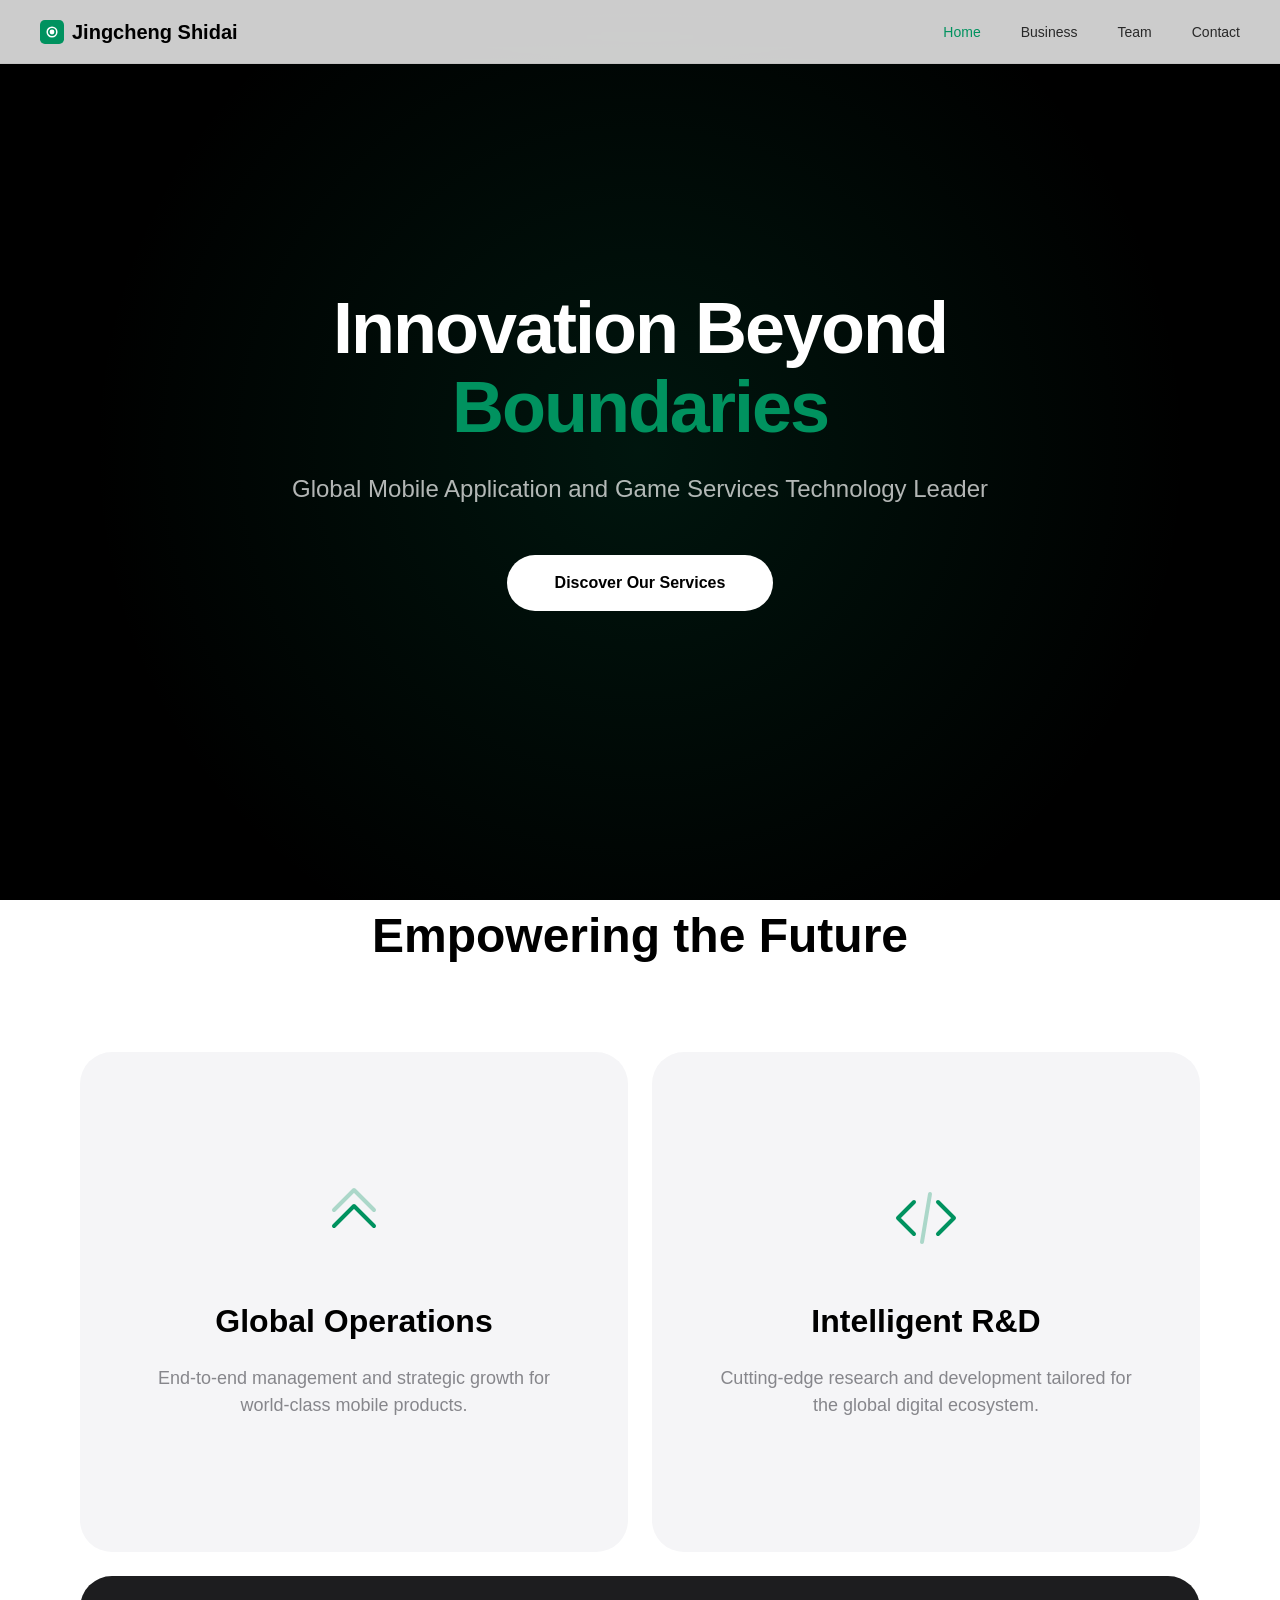
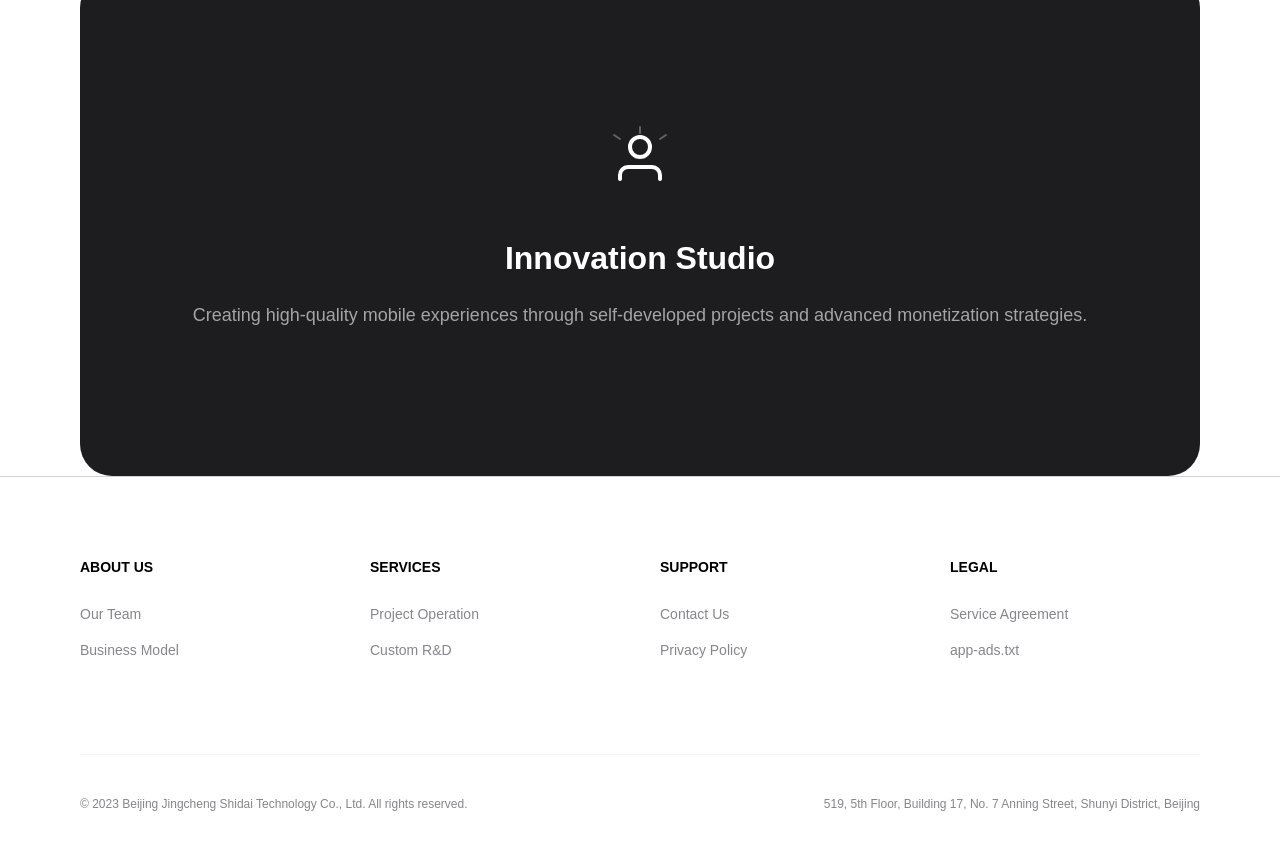
<file: index.html>
<!DOCTYPE html>
<html lang="en">
<head>
    <meta charset="UTF-8">
    <meta name="viewport" content="width=device-width, initial-scale=1.0">
    <title>Beijing Jingcheng Shidai Technology Co., Ltd. | Global Tech Innovation</title>
    <meta name="description" content="A world-class technology team specializing in mobile app development, game operation, and global publishing. Experts from Sony, Amazon, and Tencent.">
    <meta name="keywords" content="Jingcheng Shidai, Mobile App Development, Game Operation, Global Publishing, App Monetization, jc-era">
    <link rel="stylesheet" href="css/style.css">
    <script type="application/ld+json">
    {
      "@context": "https://schema.org",
      "@type": "Organization",
      "name": "Beijing Jingcheng Shidai Technology Co., Ltd.",
      "url": "http://jc-era.com",
      "logo": "http://jc-era.com/svg/logo.svg",
      "contactPoint": [
        {
          "@type": "ContactPoint",
          "email": "zhangjinghan@jc-era.com",
          "contactType": "Business Cooperation"
        },
        {
          "@type": "ContactPoint",
          "email": "support@jc-era.com",
          "contactType": "Technical Support"
        }
      ]
    }
    </script>
</head>
<body>
    <header>
        <div class="nav-container">
            <div class="logo">
                <a href="index.html">
                    <img src="svg/logo.svg" alt="Jingcheng Shidai Logo">
                    <span>Jingcheng Shidai</span>
                </a>
            </div>
            <ul class="nav-links">
                <li><a href="index.html" class="active">Home</a></li>
                <li><a href="business.html">Business</a></li>
                <li><a href="team.html">Team</a></li>
                <li><a href="contact.html">Contact</a></li>
            </ul>
        </div>
    </header>

    <main>
        <section class="hero">
            <div class="hero-content">
                <h1>Innovation Beyond <br><span style="color:var(--oppo-green)">Boundaries</span></h1>
                <p>Global Mobile Application and Game Services Technology Leader</p>
                <a href="business.html" class="btn-premium">Discover Our Services</a>
            </div>
        </section>

        <section class="section container">
            <h2 class="section-title">Empowering the Future</h2>
            <div class="grid-layout">
                <article class="feature-card">
                    <div class="icon-box"><img src="svg/operation.svg" alt="Operation Icon"></div>
                    <h3>Global Operations</h3>
                    <p>End-to-end management and strategic growth for world-class mobile products.</p>
                </article>
                <article class="feature-card">
                    <div class="icon-box"><img src="svg/development.svg" alt="R&D Icon"></div>
                    <h3>Intelligent R&D</h3>
                    <p>Cutting-edge research and development tailored for the global digital ecosystem.</p>
                </article>
                <article class="feature-card full-width" style="background-color: var(--tech-grey-dark); color: var(--white);">
                    <div class="icon-box"><img src="svg/self-run.svg" alt="Self-run Icon" style="filter: brightness(0) invert(1);"></div>
                    <h3>Innovation Studio</h3>
                    <p style="color: rgba(255,255,255,0.6);">Creating high-quality mobile experiences through self-developed projects and advanced monetization strategies.</p>
                </article>
            </div>
        </section>
    </main>

    <footer>
        <div class="container">
            <div class="footer-grid">
                <div class="footer-col">
                    <h4>About Us</h4>
                    <ul>
                        <li><a href="team.html">Our Team</a></li>
                        <li><a href="business.html">Business Model</a></li>
                    </ul>
                </div>
                <div class="footer-col">
                    <h4>Services</h4>
                    <ul>
                        <li><a href="business.html">Project Operation</a></li>
                        <li><a href="business.html">Custom R&D</a></li>
                    </ul>
                </div>
                <div class="footer-col">
                    <h4>Support</h4>
                    <ul>
                        <li><a href="contact.html">Contact Us</a></li>
                        <li><a href="privacy.html">Privacy Policy</a></li>
                    </ul>
                </div>
                <div class="footer-col">
                    <h4>Legal</h4>
                    <ul>
                        <li><a href="terms.html">Service Agreement</a></li>
                        <li><a href="app-ads.txt">app-ads.txt</a></li>
                    </ul>
                </div>
            </div>
            <div class="footer-bottom">
                <p>&copy; 2023 Beijing Jingcheng Shidai Technology Co., Ltd. All rights reserved.</p>
                <p>519, 5th Floor, Building 17, No. 7 Anning Street, Shunyi District, Beijing</p>
            </div>
        </div>
    </footer>
    <script src="js/main.js"></script>
</body>
</html>
</file>
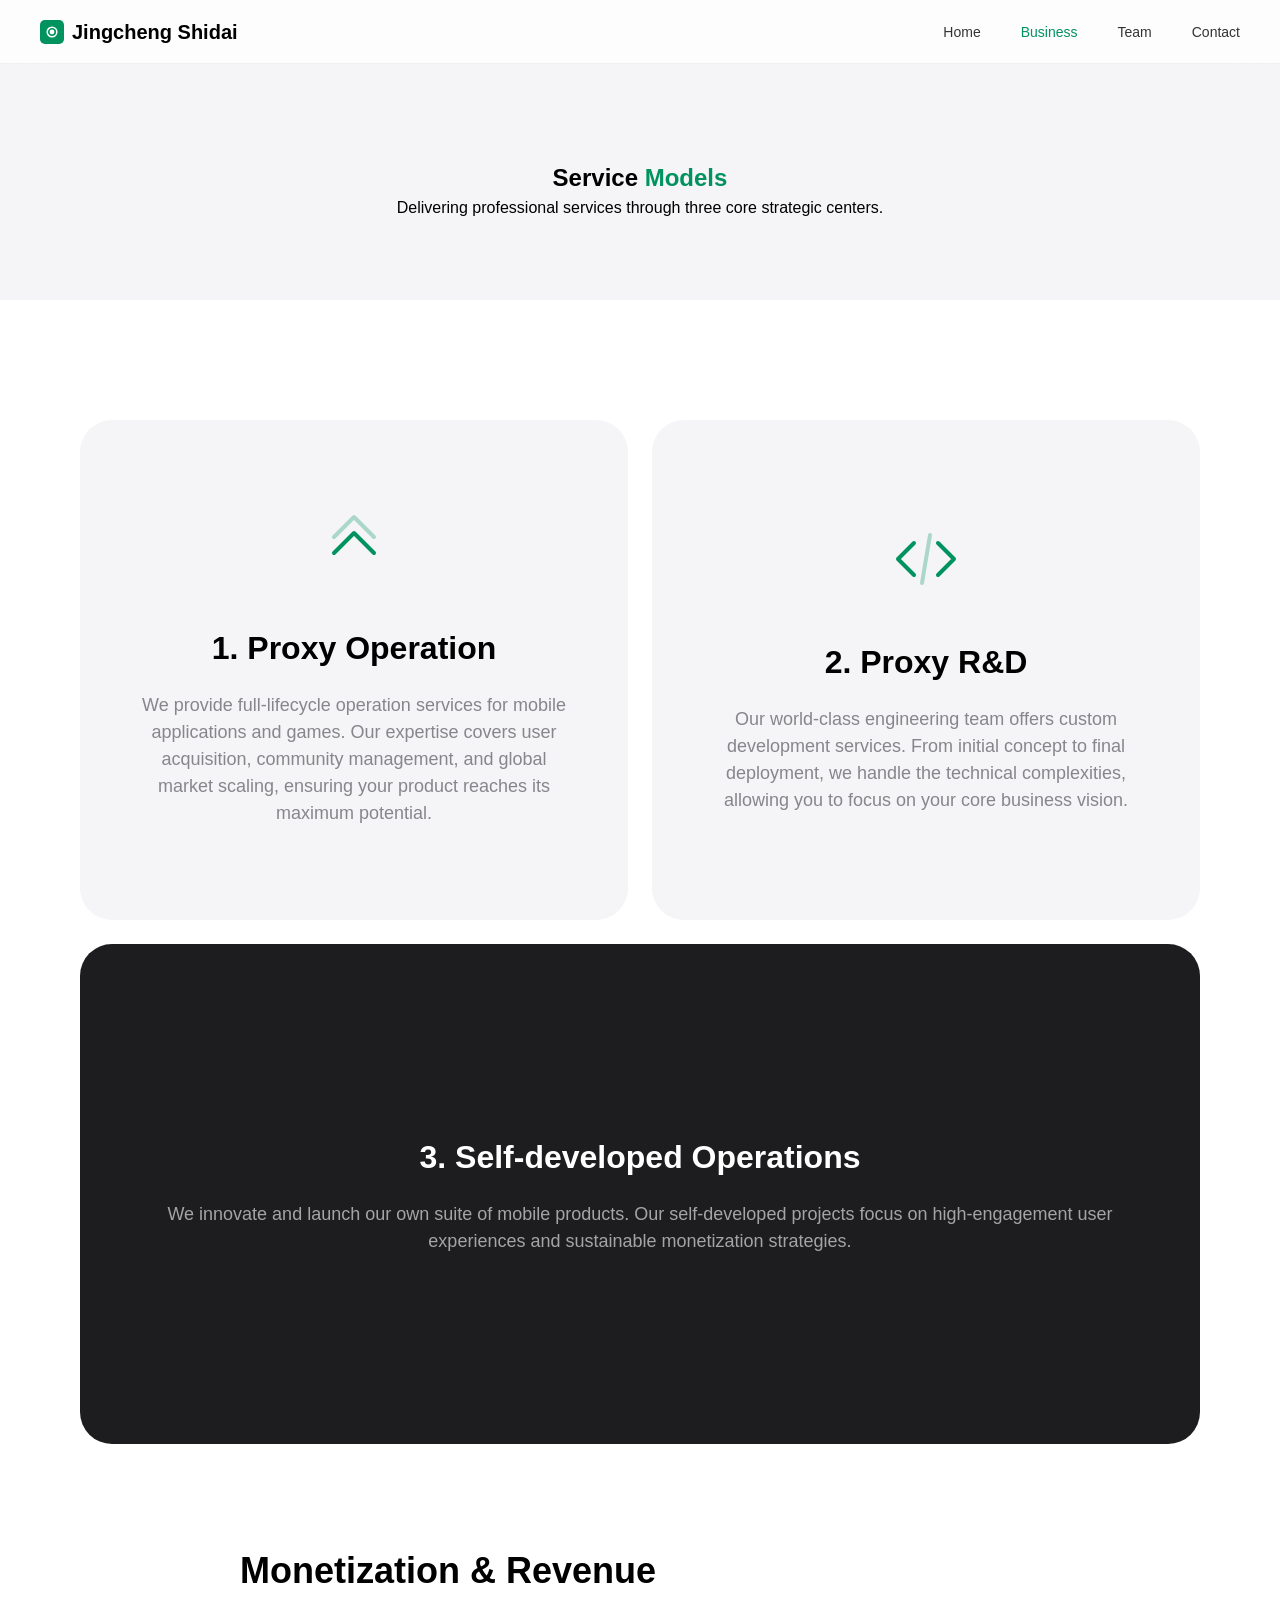
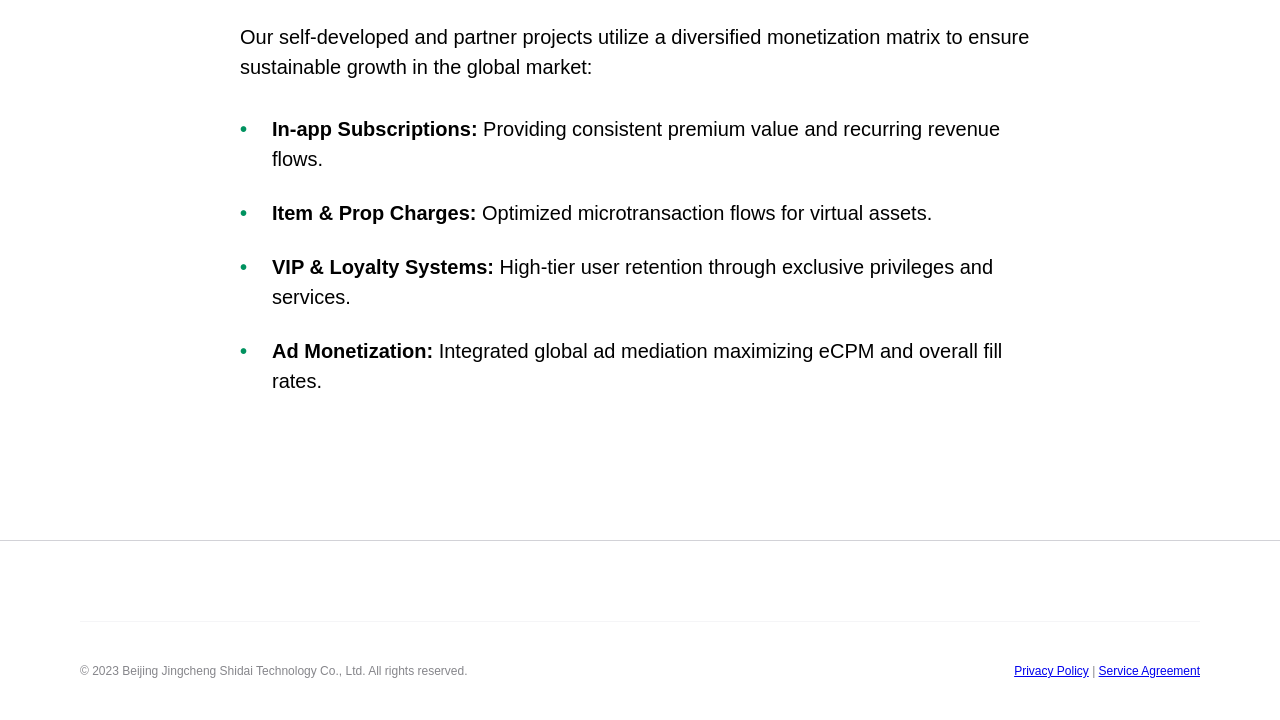
<file: business.html>
<!DOCTYPE html>
<html lang="en">
<head>
    <meta charset="UTF-8">
    <meta name="viewport" content="width=device-width, initial-scale=1.0">
    <title>Business | Beijing Jingcheng Shidai Technology Co., Ltd.</title>
    <meta name="description" content="Explore our global mobile app and game service models: Proxy Operation, Proxy R&D, and Self-developed Operations.">
    <link rel="stylesheet" href="css/style.css">
</head>
<body>
    <header>
        <div class="nav-container">
            <div class="logo">
                <a href="index.html">
                    <img src="svg/logo.svg" alt="Jingcheng Shidai Logo">
                    <span>Jingcheng Shidai</span>
                </a>
            </div>
            <ul class="nav-links">
                <li><a href="index.html">Home</a></li>
                <li><a href="business.html" class="active">Business</a></li>
                <li><a href="team.html">Team</a></li>
                <li><a href="contact.html">Contact</a></li>
            </ul>
        </div>
    </header>

    <main>
        <section class="page-header">
            <div class="container">
                <h1>Service <span style="color:var(--oppo-green)">Models</span></h1>
                <p>Delivering professional services through three core strategic centers.</p>
            </div>
        </section>

        <section class="section">
            <div class="container">
                <div class="grid-layout">
                    <div class="feature-card">
                        <div class="icon-box"><img src="svg/operation.svg" alt="Operation Icon"></div>
                        <h3>1. Proxy Operation</h3>
                        <p>We provide full-lifecycle operation services for mobile applications and games. Our expertise covers user acquisition, community management, and global market scaling, ensuring your product reaches its maximum potential.</p>
                    </div>
                    <div class="feature-card">
                        <div class="icon-box"><img src="svg/development.svg" alt="R&D Icon"></div>
                        <h3>2. Proxy R&D</h3>
                        <p>Our world-class engineering team offers custom development services. From initial concept to final deployment, we handle the technical complexities, allowing you to focus on your core business vision.</p>
                    </div>
                    <div class="feature-card full-width" style="background-color: var(--tech-grey-dark); color: var(--white);">
                        <h3>3. Self-developed Operations</h3>
                        <p style="color: rgba(255,255,255,0.6);">We innovate and launch our own suite of mobile products. Our self-developed projects focus on high-engagement user experiences and sustainable monetization strategies.</p>
                    </div>
                </div>

                <div class="prose" style="margin-top: 100px;">
                    <h2>Monetization & Revenue</h2>
                    <p>Our self-developed and partner projects utilize a diversified monetization matrix to ensure sustainable growth in the global market:</p>
                    <ul style="list-style: none; padding: 0;">
                        <li style="margin-bottom: 24px; padding-left: 32px; position: relative;">
                            <span style="position: absolute; left: 0; color: var(--oppo-green); font-weight: bold;">•</span>
                            <strong>In-app Subscriptions:</strong> Providing consistent premium value and recurring revenue flows.
                        </li>
                        <li style="margin-bottom: 24px; padding-left: 32px; position: relative;">
                            <span style="position: absolute; left: 0; color: var(--oppo-green); font-weight: bold;">•</span>
                            <strong>Item & Prop Charges:</strong> Optimized microtransaction flows for virtual assets.
                        </li>
                        <li style="margin-bottom: 24px; padding-left: 32px; position: relative;">
                            <span style="position: absolute; left: 0; color: var(--oppo-green); font-weight: bold;">•</span>
                            <strong>VIP & Loyalty Systems:</strong> High-tier user retention through exclusive privileges and services.
                        </li>
                        <li style="margin-bottom: 24px; padding-left: 32px; position: relative;">
                            <span style="position: absolute; left: 0; color: var(--oppo-green); font-weight: bold;">•</span>
                            <strong>Ad Monetization:</strong> Integrated global ad mediation maximizing eCPM and overall fill rates.
                        </li>
                    </ul>
                </div>
            </div>
        </section>
    </main>

    <footer>
        <div class="container">
            <div class="footer-bottom">
                <p>&copy; 2023 Beijing Jingcheng Shidai Technology Co., Ltd. All rights reserved.</p>
                <p><a href="privacy.html">Privacy Policy</a> | <a href="terms.html">Service Agreement</a></p>
            </div>
        </div>
    </footer>
</body>
</html>
</file>
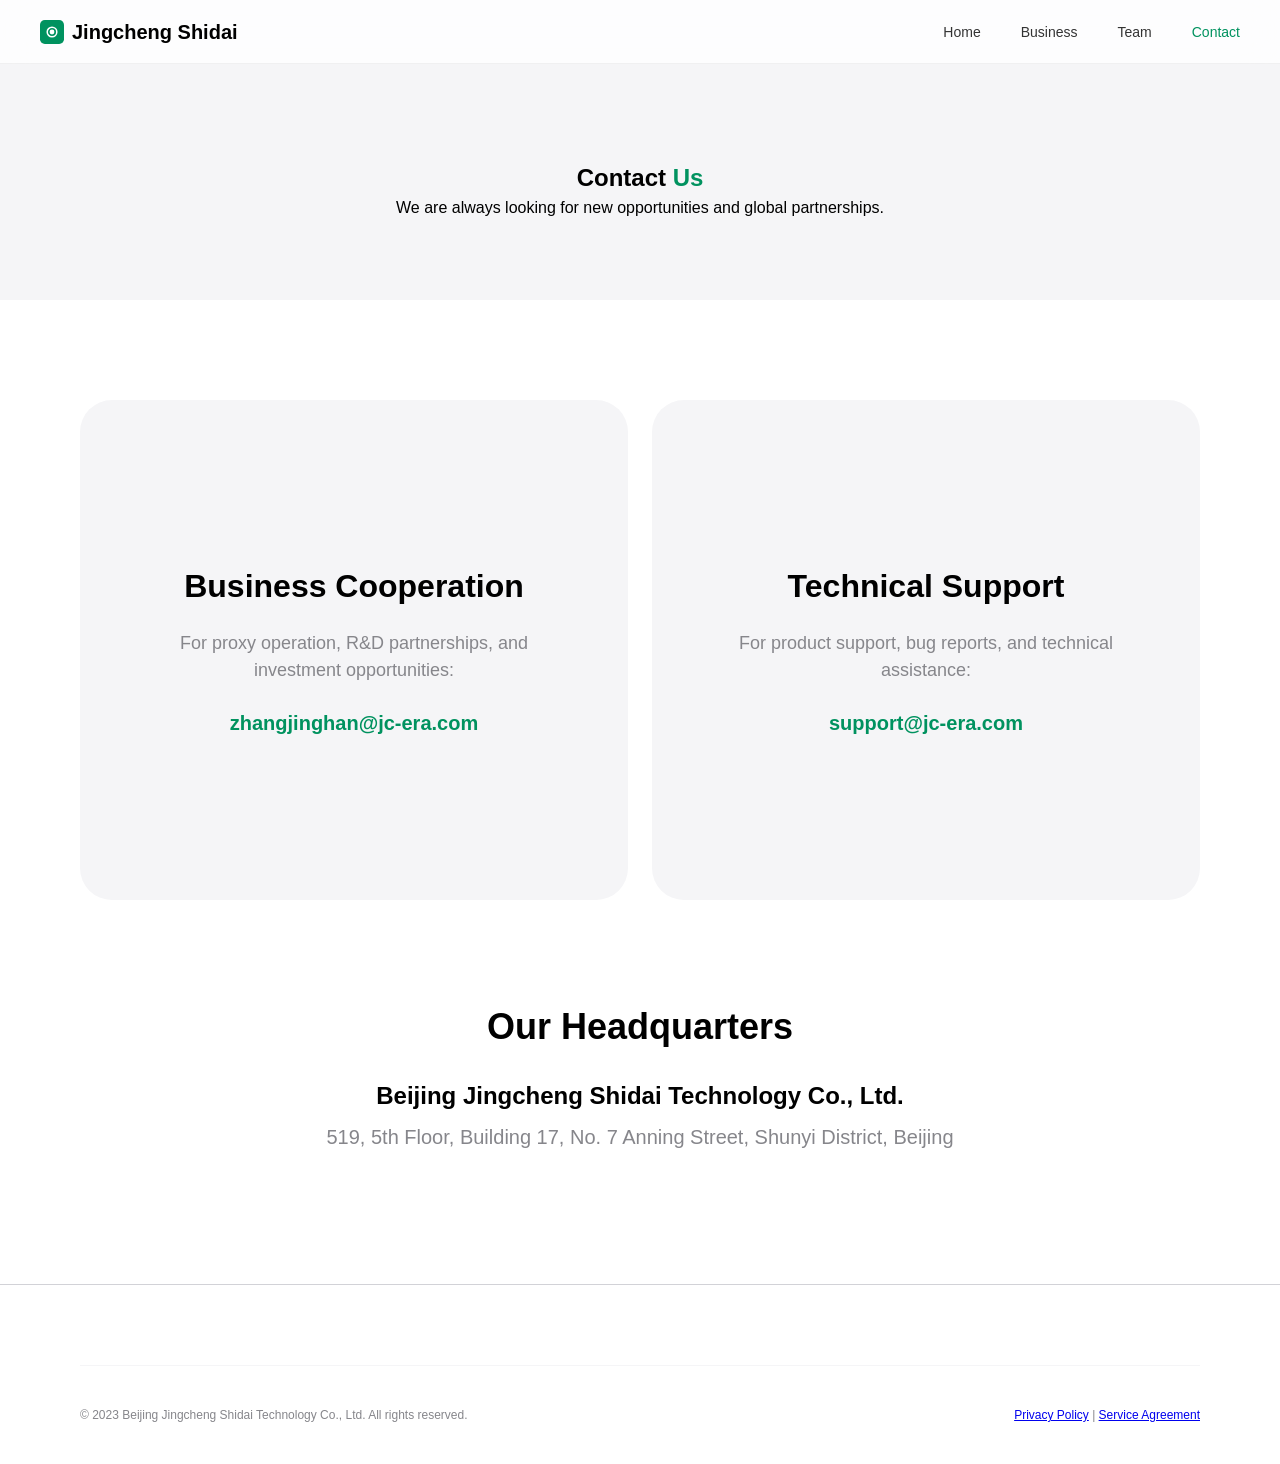
<file: contact.html>
<!DOCTYPE html>
<html lang="en">
<head>
    <meta charset="UTF-8">
    <meta name="viewport" content="width=device-width, initial-scale=1.0">
    <title>Contact Us | Beijing Jingcheng Shidai Technology Co., Ltd.</title>
    <meta name="description" content="Get in touch with Beijing Jingcheng Shidai for business inquiries and technical support.">
    <link rel="stylesheet" href="css/style.css">
</head>
<body>
    <header>
        <div class="nav-container">
            <div class="logo">
                <a href="index.html">
                    <img src="svg/logo.svg" alt="Jingcheng Shidai Logo">
                    <span>Jingcheng Shidai</span>
                </a>
            </div>
            <ul class="nav-links">
                <li><a href="index.html">Home</a></li>
                <li><a href="business.html">Business</a></li>
                <li><a href="team.html">Team</a></li>
                <li><a href="contact.html" class="active">Contact</a></li>
            </ul>
        </div>
    </header>

    <main>
        <section class="page-header">
            <div class="container">
                <h1>Contact <span style="color:var(--oppo-green)">Us</span></h1>
                <p>We are always looking for new opportunities and global partnerships.</p>
            </div>
        </section>

        <section class="content-body">
            <div class="container">
                <div class="grid-layout">
                    <div class="feature-card">
                        <h3>Business Cooperation</h3>
                        <p style="margin-bottom: 24px;">For proxy operation, R&D partnerships, and investment opportunities:</p>
                        <p><strong><a href="mailto:zhangjinghan@jc-era.com" style="color: var(--oppo-green); text-decoration: none; font-size: 20px;">zhangjinghan@jc-era.com</a></strong></p>
                    </div>
                    <div class="feature-card">
                        <h3>Technical Support</h3>
                        <p style="margin-bottom: 24px;">For product support, bug reports, and technical assistance:</p>
                        <p><strong><a href="mailto:support@jc-era.com" style="color: var(--oppo-green); text-decoration: none; font-size: 20px;">support@jc-era.com</a></strong></p>
                    </div>
                </div>

                <div class="prose" style="margin-top: 100px; text-align: center;">
                    <h2>Our Headquarters</h2>
                    <p style="font-size: 24px; font-weight: 600; margin-bottom: 8px;">Beijing Jingcheng Shidai Technology Co., Ltd.</p>
                    <p style="color: var(--tech-grey-medium);">519, 5th Floor, Building 17, No. 7 Anning Street, Shunyi District, Beijing</p>
                </div>
            </div>
        </section>
    </main>

    <footer>
        <div class="container">
            <div class="footer-bottom">
                <p>&copy; 2023 Beijing Jingcheng Shidai Technology Co., Ltd. All rights reserved.</p>
                <p><a href="privacy.html">Privacy Policy</a> | <a href="terms.html">Service Agreement</a></p>
            </div>
        </div>
    </footer>
</body>
</html>
</file>
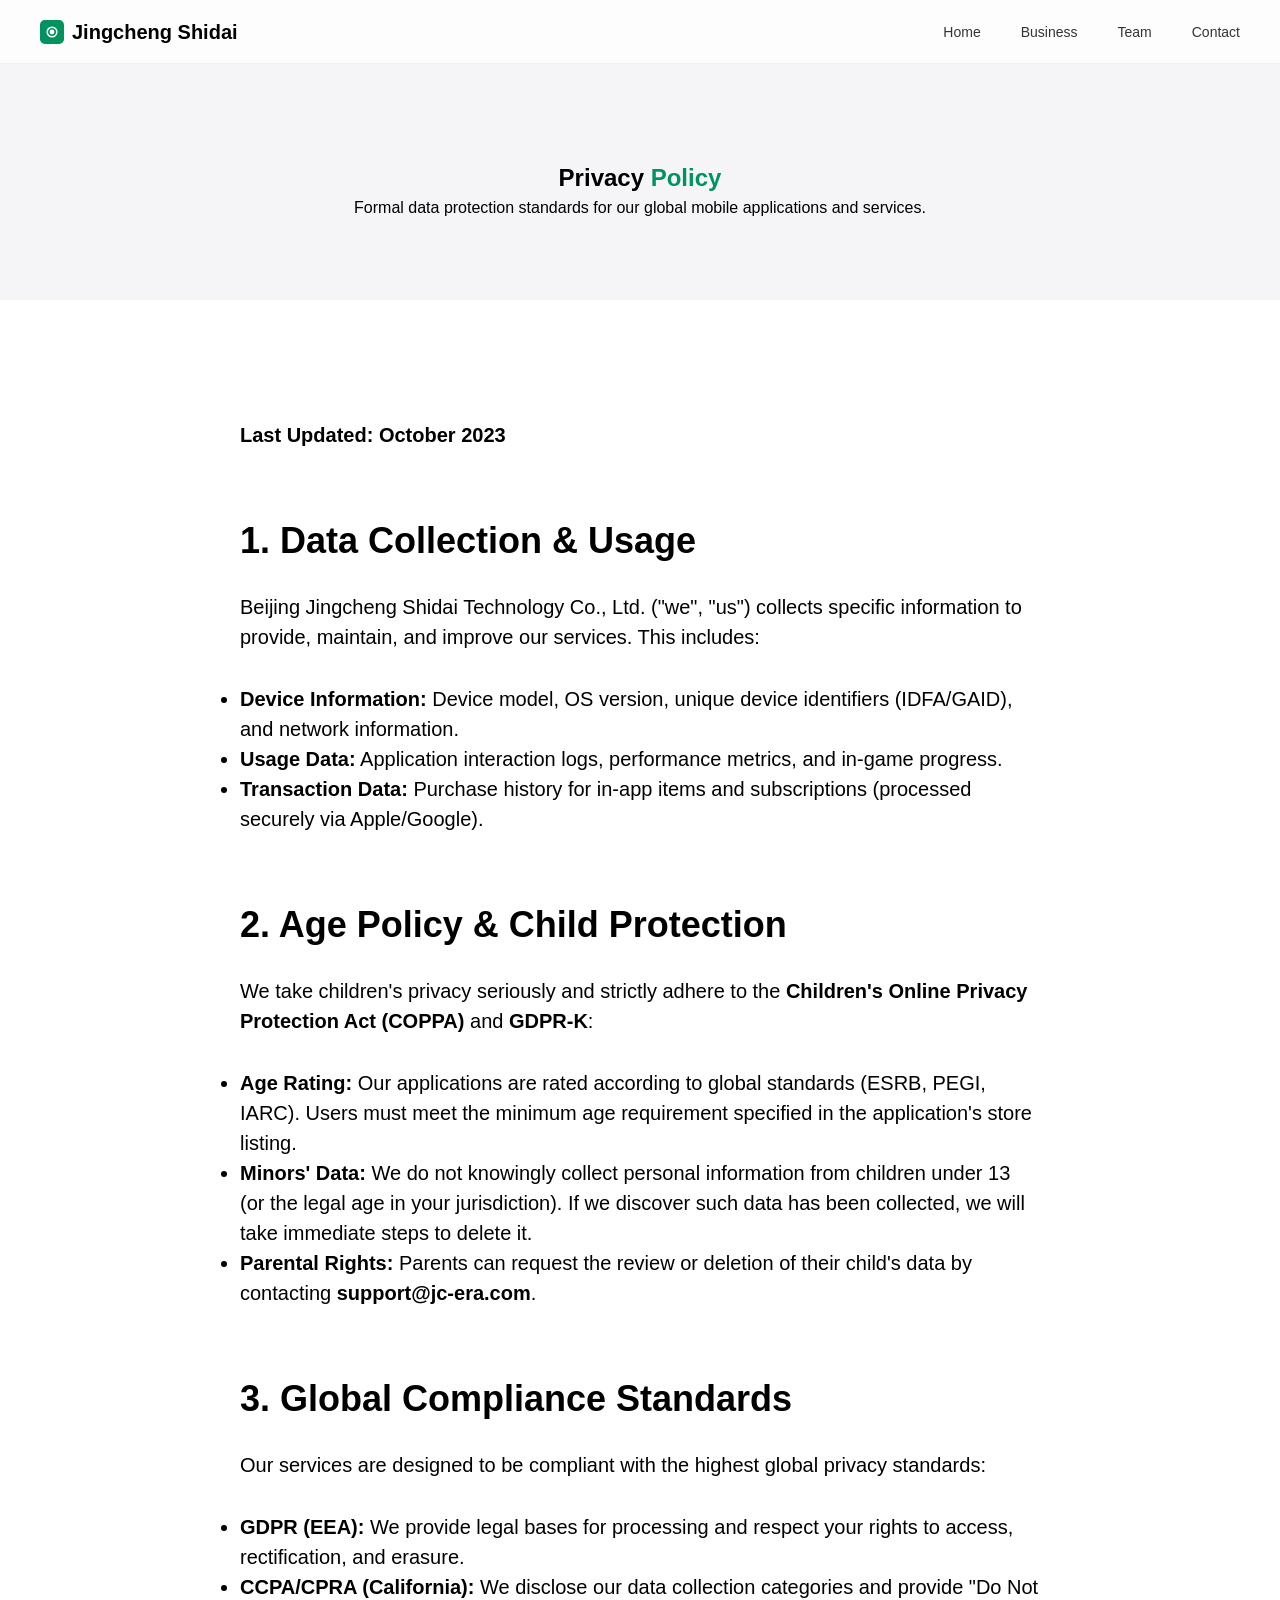
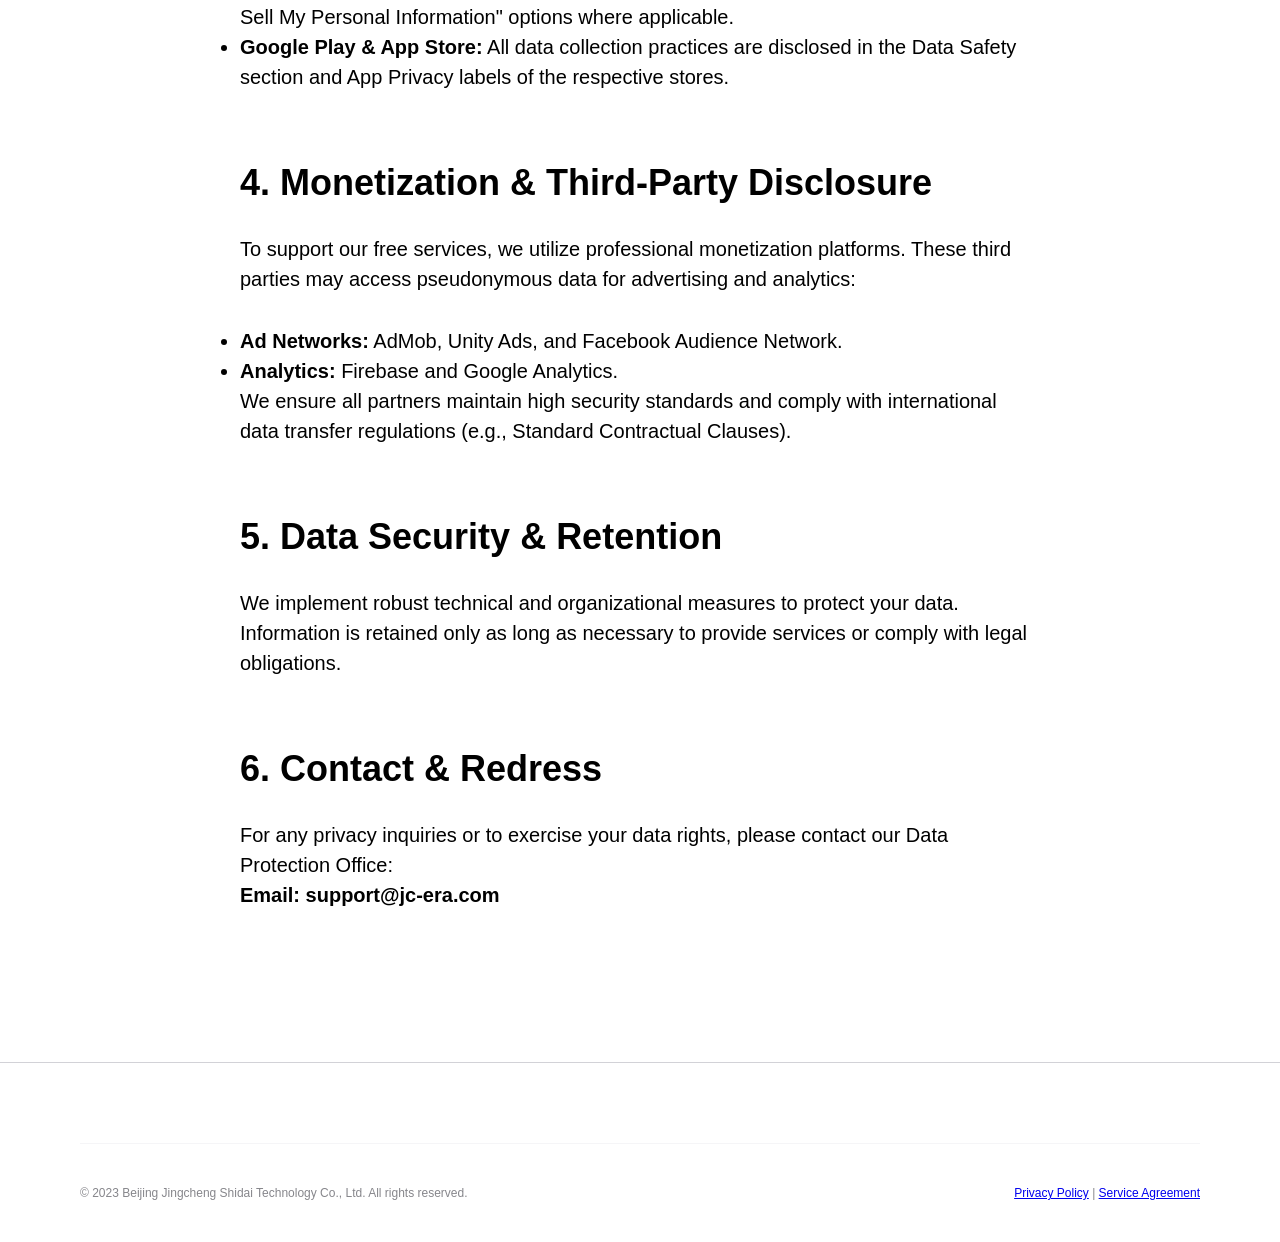
<file: privacy.html>
<!DOCTYPE html>
<html lang="en">
<head>
    <meta charset="UTF-8">
    <meta name="viewport" content="width=device-width, initial-scale=1.0">
    <title>Privacy Policy | Beijing Jingcheng Shidai Technology Co., Ltd.</title>
    <meta name="description" content="Formal Privacy Policy for Beijing Jingcheng Shidai. Compliant with Google Play, App Store, GDPR, CCPA, and COPPA.">
    <link rel="stylesheet" href="css/style.css">
</head>
<body>
    <header>
        <div class="nav-container">
            <div class="logo">
                <a href="index.html">
                    <img src="svg/logo.svg" alt="Jingcheng Shidai Logo">
                    <span>Jingcheng Shidai</span>
                </a>
            </div>
            <ul class="nav-links">
                <li><a href="index.html">Home</a></li>
                <li><a href="business.html">Business</a></li>
                <li><a href="team.html">Team</a></li>
                <li><a href="contact.html">Contact</a></li>
            </ul>
        </div>
    </header>

    <main>
        <section class="page-header">
            <div class="container">
                <h1>Privacy <span style="color:var(--oppo-green)">Policy</span></h1>
                <p>Formal data protection standards for our global mobile applications and services.</p>
            </div>
        </section>

        <section class="section">
            <div class="container">
                <div class="prose">
                    <p style="margin-bottom: 40px;"><strong>Last Updated: October 2023</strong></p>

                    <h2>1. Data Collection & Usage</h2>
                    <p>Beijing Jingcheng Shidai Technology Co., Ltd. ("we", "us") collects specific information to provide, maintain, and improve our services. This includes:</p>
                    <ul>
                        <li><strong>Device Information:</strong> Device model, OS version, unique device identifiers (IDFA/GAID), and network information.</li>
                        <li><strong>Usage Data:</strong> Application interaction logs, performance metrics, and in-game progress.</li>
                        <li><strong>Transaction Data:</strong> Purchase history for in-app items and subscriptions (processed securely via Apple/Google).</li>
                    </ul>

                    <h2>2. Age Policy & Child Protection</h2>
                    <p>We take children's privacy seriously and strictly adhere to the <strong>Children's Online Privacy Protection Act (COPPA)</strong> and <strong>GDPR-K</strong>:</p>
                    <ul>
                        <li><strong>Age Rating:</strong> Our applications are rated according to global standards (ESRB, PEGI, IARC). Users must meet the minimum age requirement specified in the application's store listing.</li>
                        <li><strong>Minors' Data:</strong> We do not knowingly collect personal information from children under 13 (or the legal age in your jurisdiction). If we discover such data has been collected, we will take immediate steps to delete it.</li>
                        <li><strong>Parental Rights:</strong> Parents can request the review or deletion of their child's data by contacting <strong>support@jc-era.com</strong>.</li>
                    </ul>

                    <h2>3. Global Compliance Standards</h2>
                    <p>Our services are designed to be compliant with the highest global privacy standards:</p>
                    <ul>
                        <li><strong>GDPR (EEA):</strong> We provide legal bases for processing and respect your rights to access, rectification, and erasure.</li>
                        <li><strong>CCPA/CPRA (California):</strong> We disclose our data collection categories and provide "Do Not Sell My Personal Information" options where applicable.</li>
                        <li><strong>Google Play & App Store:</strong> All data collection practices are disclosed in the Data Safety section and App Privacy labels of the respective stores.</li>
                    </ul>

                    <h2>4. Monetization & Third-Party Disclosure</h2>
                    <p>To support our free services, we utilize professional monetization platforms. These third parties may access pseudonymous data for advertising and analytics:</p>
                    <ul>
                        <li><strong>Ad Networks:</strong> AdMob, Unity Ads, and Facebook Audience Network.</li>
                        <li><strong>Analytics:</strong> Firebase and Google Analytics.</li>
                    </ul>
                    <p>We ensure all partners maintain high security standards and comply with international data transfer regulations (e.g., Standard Contractual Clauses).</p>

                    <h2>5. Data Security & Retention</h2>
                    <p>We implement robust technical and organizational measures to protect your data. Information is retained only as long as necessary to provide services or comply with legal obligations.</p>

                    <h2>6. Contact & Redress</h2>
                    <p>For any privacy inquiries or to exercise your data rights, please contact our Data Protection Office: <br>
                    <strong>Email: support@jc-era.com</strong></p>
                </div>
            </div>
        </section>
    </main>

    <footer>
        <div class="container">
            <div class="footer-bottom">
                <p>&copy; 2023 Beijing Jingcheng Shidai Technology Co., Ltd. All rights reserved.</p>
                <p><a href="privacy.html">Privacy Policy</a> | <a href="terms.html">Service Agreement</a></p>
            </div>
        </div>
    </footer>
</body>
</html>
</file>
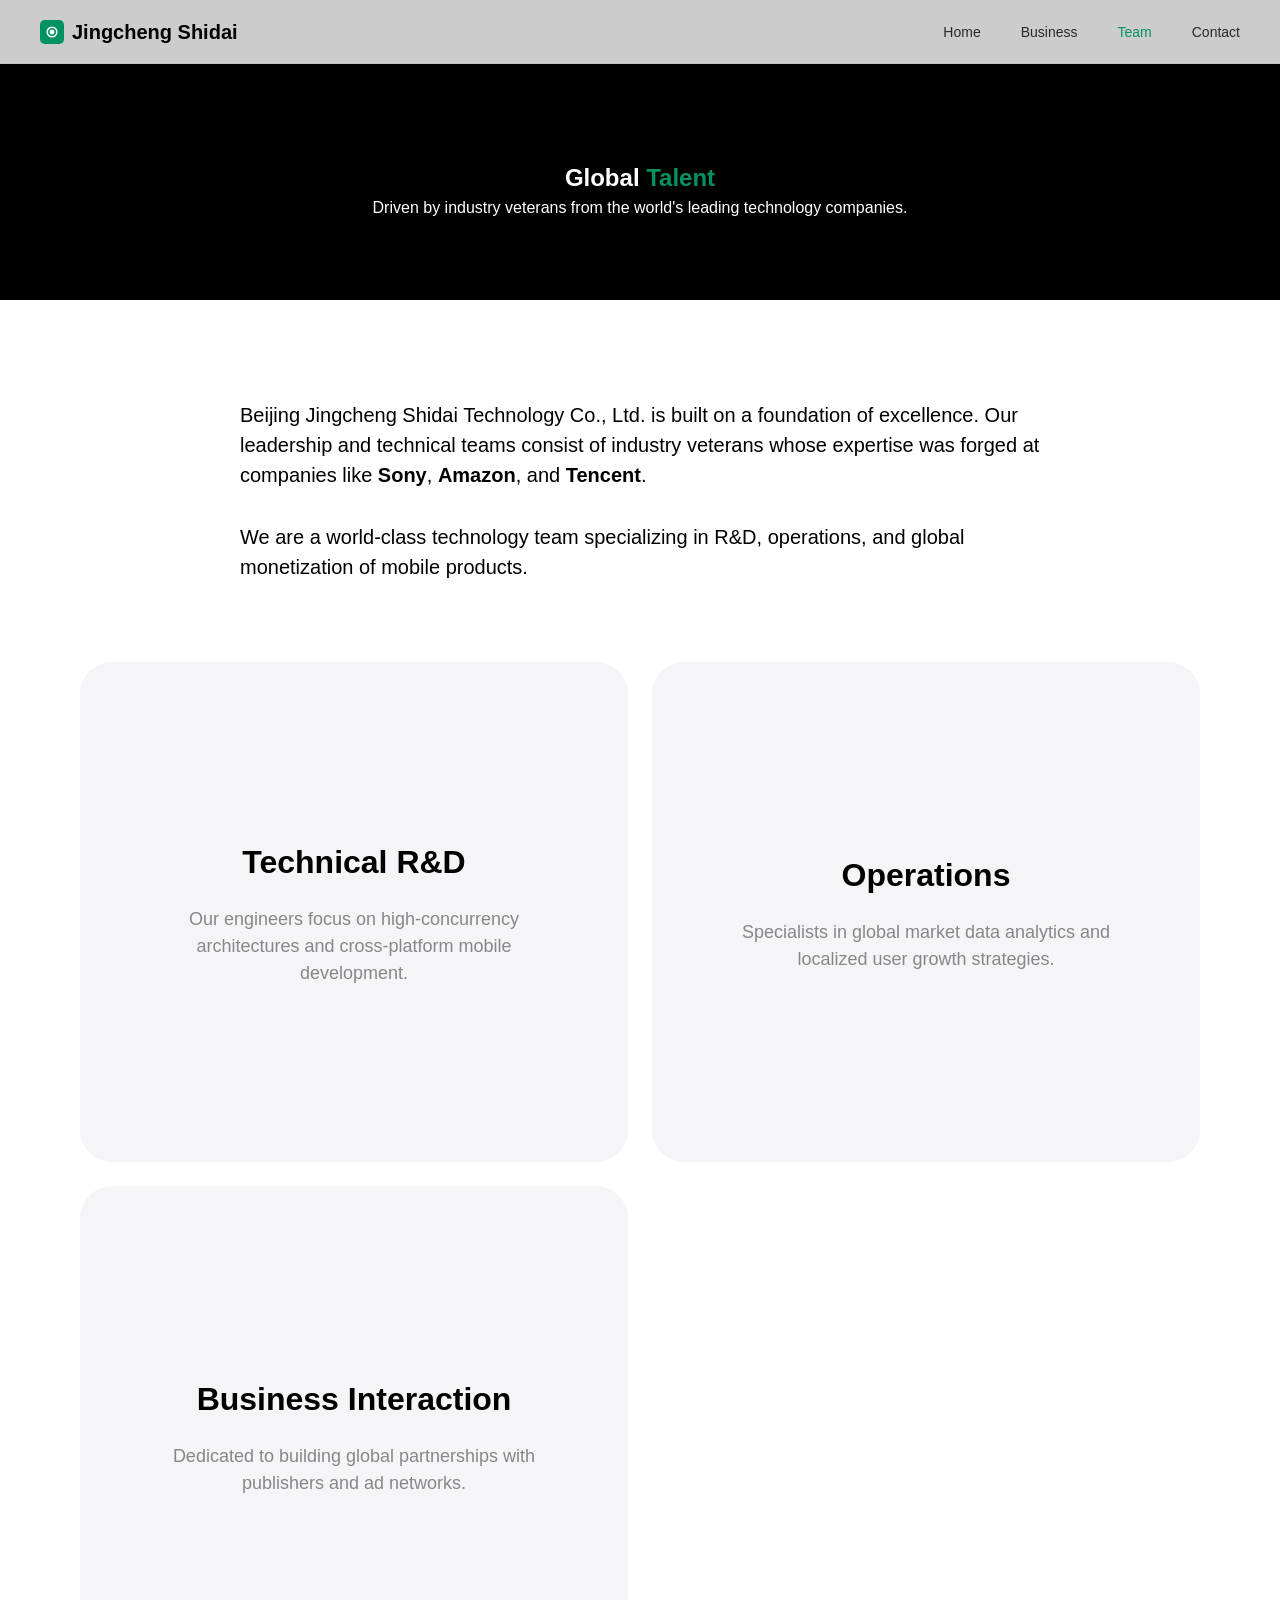
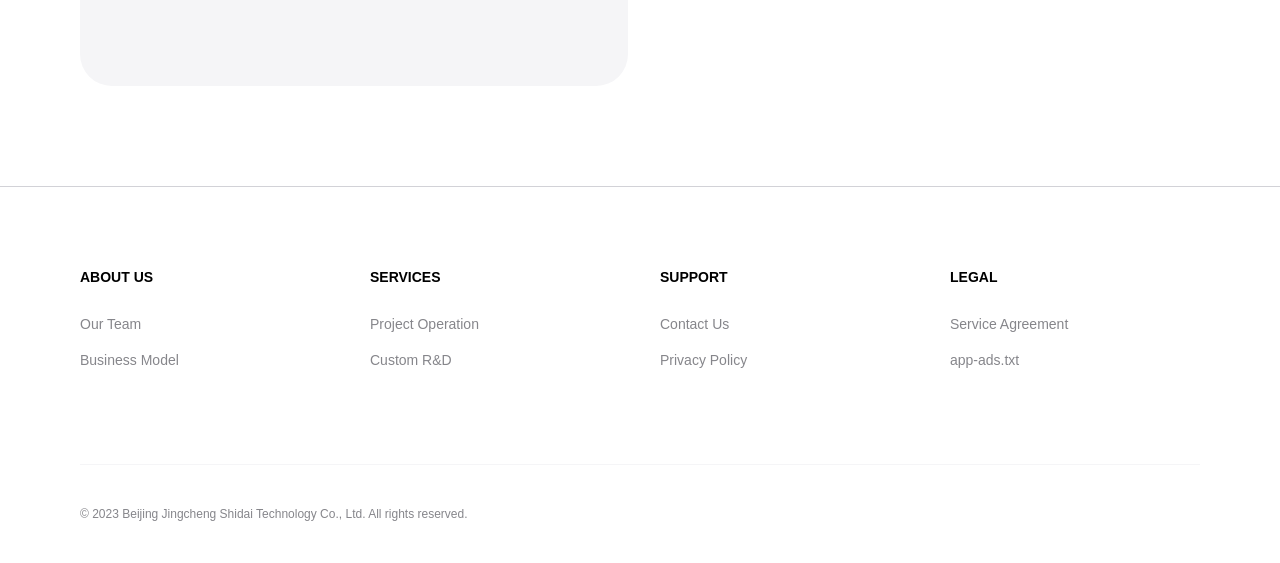
<file: team.html>
<!DOCTYPE html>
<html lang="en">
<head>
    <meta charset="UTF-8">
    <meta name="viewport" content="width=device-width, initial-scale=1.0">
    <title>Team | Beijing Jingcheng Shidai Technology Co., Ltd.</title>
    <meta name="description" content="Meet our world-class team with experience from leading global tech companies including Sony, Amazon, and Tencent.">
    <link rel="stylesheet" href="css/style.css">
</head>
<body>
    <header>
        <div class="nav-container">
            <div class="logo">
                <a href="index.html">
                    <img src="svg/logo.svg" alt="Jingcheng Shidai Logo">
                    <span>Jingcheng Shidai</span>
                </a>
            </div>
            <ul class="nav-links">
                <li><a href="index.html">Home</a></li>
                <li><a href="business.html">Business</a></li>
                <li><a href="team.html" class="active">Team</a></li>
                <li><a href="contact.html">Contact</a></li>
            </ul>
        </div>
    </header>

    <main>
        <section class="page-header" style="background-color: var(--tech-black); color: var(--white);">
            <div class="container">
                <h1>Global <span style="color:var(--oppo-green)">Talent</span></h1>
                <p>Driven by industry veterans from the world's leading technology companies.</p>
            </div>
        </section>

        <section class="content-body">
            <div class="container">
                <div class="prose">
                    <p>Beijing Jingcheng Shidai Technology Co., Ltd. is built on a foundation of excellence. Our leadership and technical teams consist of industry veterans whose expertise was forged at companies like <strong>Sony</strong>, <strong>Amazon</strong>, and <strong>Tencent</strong>.</p>

                    <p>We are a world-class technology team specializing in R&D, operations, and global monetization of mobile products.</p>
                </div>

                <div class="grid-layout" style="margin-top: 80px;">
                    <div class="feature-card">
                        <h3>Technical R&D</h3>
                        <p>Our engineers focus on high-concurrency architectures and cross-platform mobile development.</p>
                    </div>
                    <div class="feature-card">
                        <h3>Operations</h3>
                        <p>Specialists in global market data analytics and localized user growth strategies.</p>
                    </div>
                    <div class="feature-card">
                        <h3>Business Interaction</h3>
                        <p>Dedicated to building global partnerships with publishers and ad networks.</p>
                    </div>
                </div>
            </div>
        </section>
    </main>

    <footer>
        <div class="container">
            <div class="footer-grid">
                <div class="footer-col">
                    <h4>About Us</h4>
                    <ul>
                        <li><a href="team.html">Our Team</a></li>
                        <li><a href="business.html">Business Model</a></li>
                    </ul>
                </div>
                <div class="footer-col">
                    <h4>Services</h4>
                    <ul>
                        <li><a href="business.html">Project Operation</a></li>
                        <li><a href="business.html">Custom R&D</a></li>
                    </ul>
                </div>
                <div class="footer-col">
                    <h4>Support</h4>
                    <ul>
                        <li><a href="contact.html">Contact Us</a></li>
                        <li><a href="privacy.html">Privacy Policy</a></li>
                    </ul>
                </div>
                <div class="footer-col">
                    <h4>Legal</h4>
                    <ul>
                        <li><a href="terms.html">Service Agreement</a></li>
                        <li><a href="app-ads.txt">app-ads.txt</a></li>
                    </ul>
                </div>
            </div>
            <div class="footer-bottom">
                <p>&copy; 2023 Beijing Jingcheng Shidai Technology Co., Ltd. All rights reserved.</p>
            </div>
        </div>
    </footer>
</body>
</html>
</file>
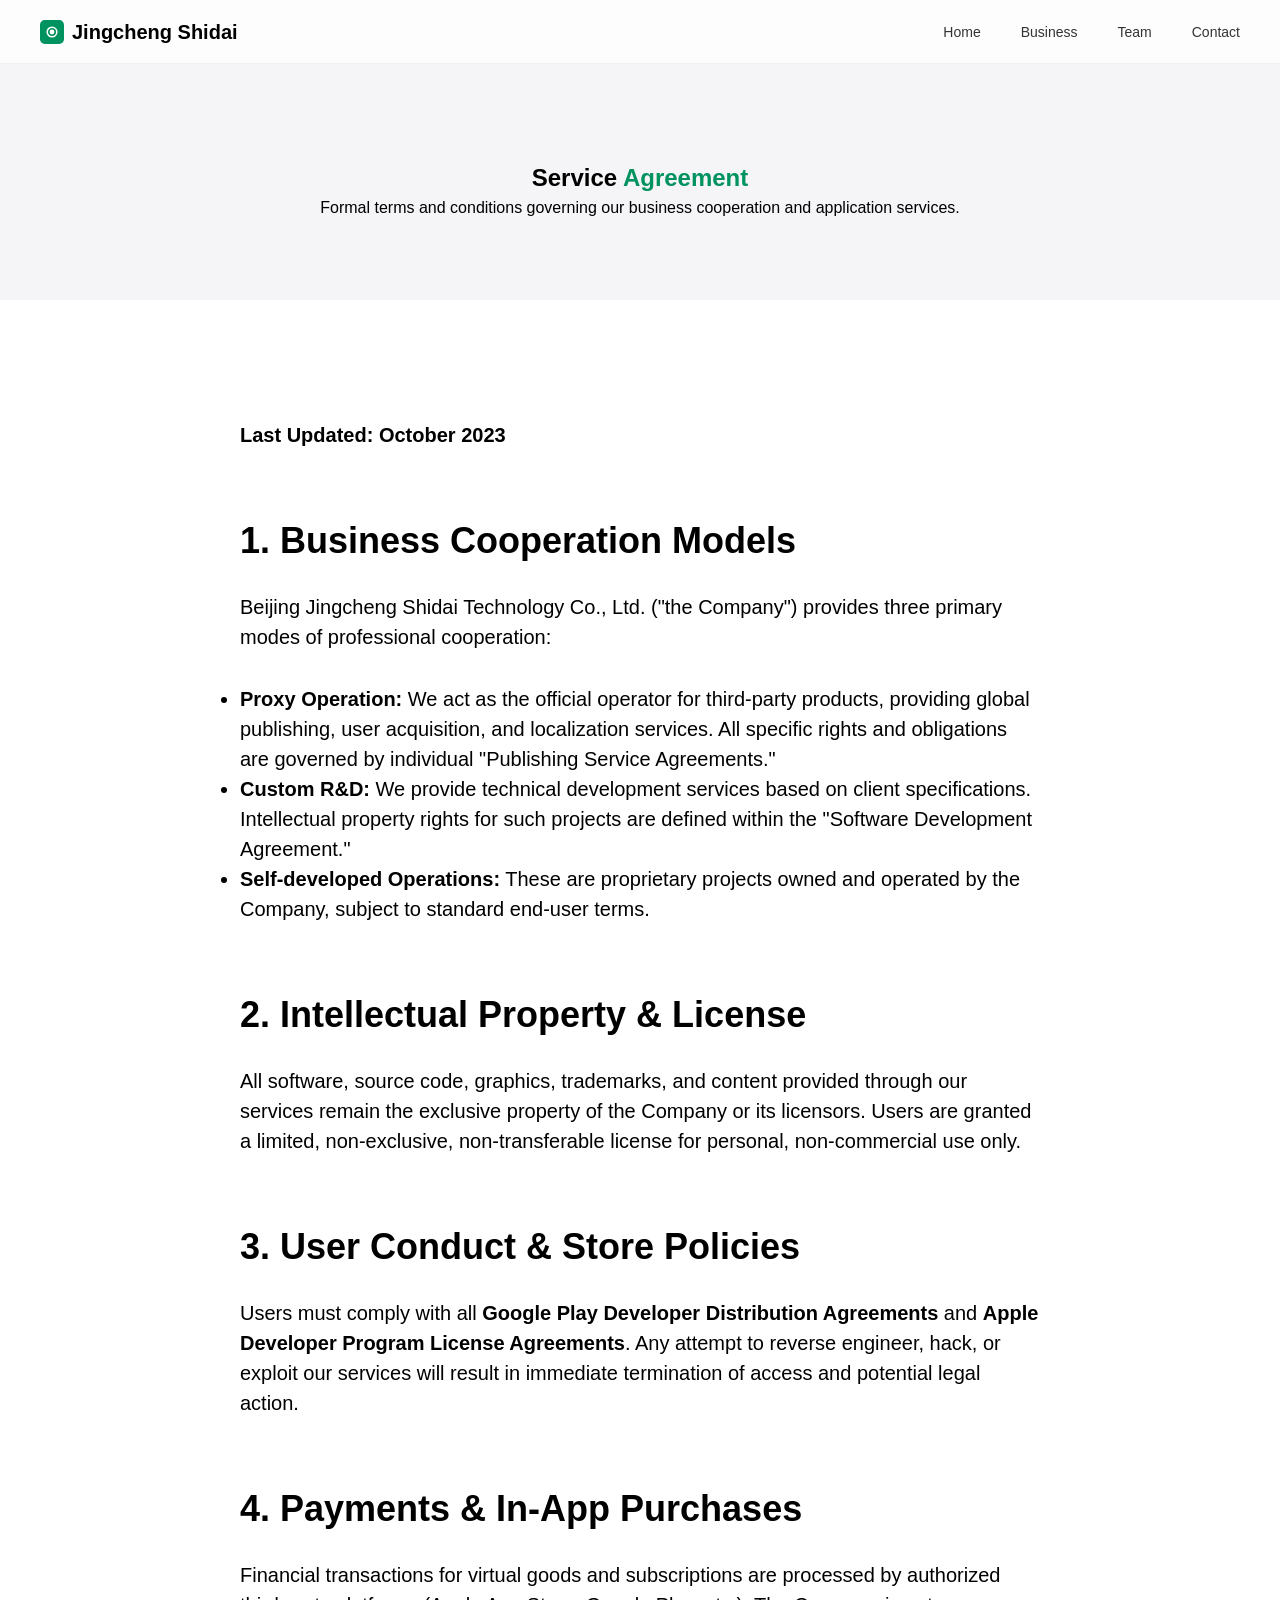
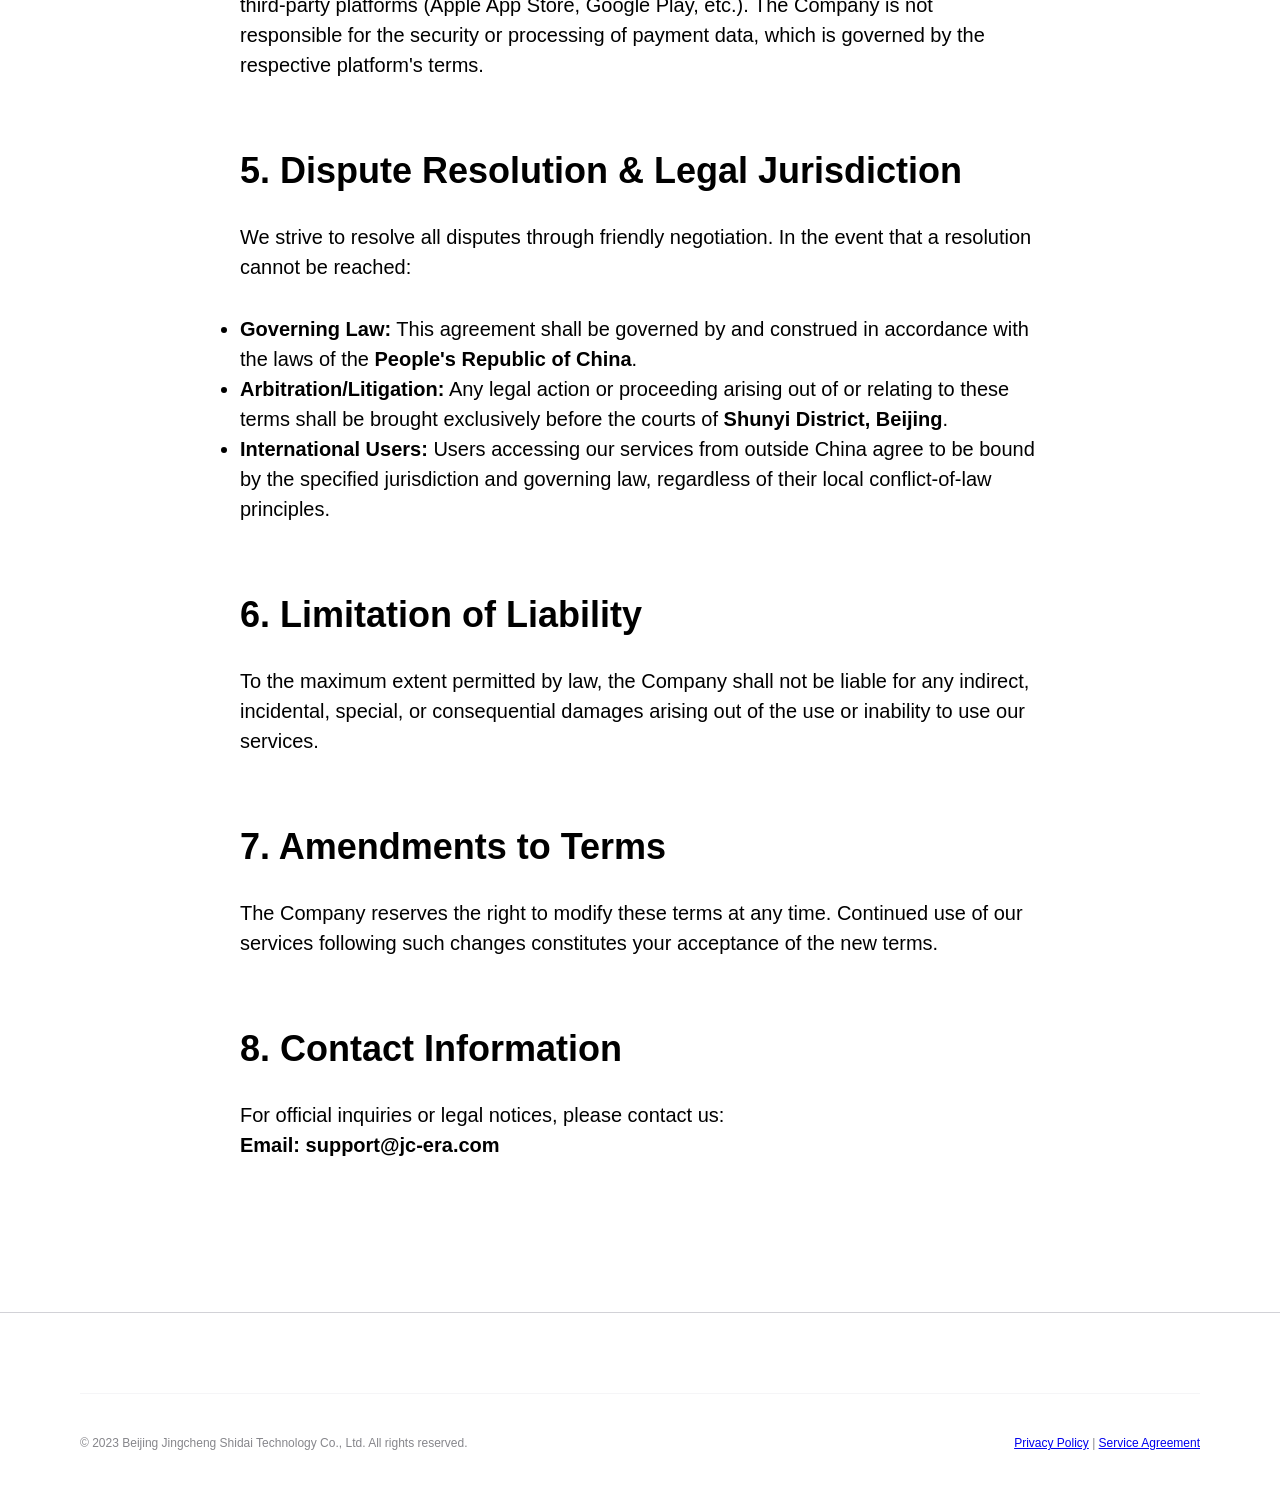
<file: terms.html>
<!DOCTYPE html>
<html lang="en">
<head>
    <meta charset="UTF-8">
    <meta name="viewport" content="width=device-width, initial-scale=1.0">
    <title>Service Agreement | Beijing Jingcheng Shidai Technology Co., Ltd.</title>
    <meta name="description" content="Formal Service Agreement and Terms of Use for Beijing Jingcheng Shidai. Business cooperation and legal dispute clauses included.">
    <link rel="stylesheet" href="css/style.css">
</head>
<body>
    <header>
        <div class="nav-container">
            <div class="logo">
                <a href="index.html">
                    <img src="svg/logo.svg" alt="Jingcheng Shidai Logo">
                    <span>Jingcheng Shidai</span>
                </a>
            </div>
            <ul class="nav-links">
                <li><a href="index.html">Home</a></li>
                <li><a href="business.html">Business</a></li>
                <li><a href="team.html">Team</a></li>
                <li><a href="contact.html">Contact</a></li>
            </ul>
        </div>
    </header>

    <main>
        <section class="page-header">
            <div class="container">
                <h1>Service <span style="color:var(--oppo-green)">Agreement</span></h1>
                <p>Formal terms and conditions governing our business cooperation and application services.</p>
            </div>
        </section>

        <section class="section">
            <div class="container">
                <div class="prose">
                    <p style="margin-bottom: 40px;"><strong>Last Updated: October 2023</strong></p>

                    <h2>1. Business Cooperation Models</h2>
                    <p>Beijing Jingcheng Shidai Technology Co., Ltd. ("the Company") provides three primary modes of professional cooperation:</p>
                    <ul>
                        <li><strong>Proxy Operation:</strong> We act as the official operator for third-party products, providing global publishing, user acquisition, and localization services. All specific rights and obligations are governed by individual "Publishing Service Agreements."</li>
                        <li><strong>Custom R&D:</strong> We provide technical development services based on client specifications. Intellectual property rights for such projects are defined within the "Software Development Agreement."</li>
                        <li><strong>Self-developed Operations:</strong> These are proprietary projects owned and operated by the Company, subject to standard end-user terms.</li>
                    </ul>

                    <h2>2. Intellectual Property & License</h2>
                    <p>All software, source code, graphics, trademarks, and content provided through our services remain the exclusive property of the Company or its licensors. Users are granted a limited, non-exclusive, non-transferable license for personal, non-commercial use only.</p>

                    <h2>3. User Conduct & Store Policies</h2>
                    <p>Users must comply with all <strong>Google Play Developer Distribution Agreements</strong> and <strong>Apple Developer Program License Agreements</strong>. Any attempt to reverse engineer, hack, or exploit our services will result in immediate termination of access and potential legal action.</p>

                    <h2>4. Payments & In-App Purchases</h2>
                    <p>Financial transactions for virtual goods and subscriptions are processed by authorized third-party platforms (Apple App Store, Google Play, etc.). The Company is not responsible for the security or processing of payment data, which is governed by the respective platform's terms.</p>

                    <h2>5. Dispute Resolution & Legal Jurisdiction</h2>
                    <p>We strive to resolve all disputes through friendly negotiation. In the event that a resolution cannot be reached:</p>
                    <ul>
                        <li><strong>Governing Law:</strong> This agreement shall be governed by and construed in accordance with the laws of the <strong>People's Republic of China</strong>.</li>
                        <li><strong>Arbitration/Litigation:</strong> Any legal action or proceeding arising out of or relating to these terms shall be brought exclusively before the courts of <strong>Shunyi District, Beijing</strong>.</li>
                        <li><strong>International Users:</strong> Users accessing our services from outside China agree to be bound by the specified jurisdiction and governing law, regardless of their local conflict-of-law principles.</li>
                    </ul>

                    <h2>6. Limitation of Liability</h2>
                    <p>To the maximum extent permitted by law, the Company shall not be liable for any indirect, incidental, special, or consequential damages arising out of the use or inability to use our services.</p>

                    <h2>7. Amendments to Terms</h2>
                    <p>The Company reserves the right to modify these terms at any time. Continued use of our services following such changes constitutes your acceptance of the new terms.</p>

                    <h2>8. Contact Information</h2>
                    <p>For official inquiries or legal notices, please contact us: <br>
                    <strong>Email: support@jc-era.com</strong></p>
                </div>
            </div>
        </section>
    </main>

    <footer>
        <div class="container">
            <div class="footer-bottom">
                <p>&copy; 2023 Beijing Jingcheng Shidai Technology Co., Ltd. All rights reserved.</p>
                <p><a href="privacy.html">Privacy Policy</a> | <a href="terms.html">Service Agreement</a></p>
            </div>
        </div>
    </footer>
</body>
</html>
</file>
<file: css/style.css>
/* OPPO-inspired Premium Tech Style */
:root {
    --oppo-green: #00925f;
    --tech-black: #000000;
    --tech-grey-dark: #1d1d1f;
    --tech-grey-light: #f5f5f7;
    --tech-grey-medium: #86868b;
    --white: #ffffff;
    --border-color: #d2d2d7;
    --transition: all 0.5s cubic-bezier(0.4, 0, 0.2, 1);
}

* {
    margin: 0;
    padding: 0;
    box-sizing: border-box;
    -webkit-font-smoothing: antialiased;
}

body {
    font-family: "Inter", -apple-system, BlinkMacSystemFont, "Segoe UI", Roboto, "Helvetica Neue", Arial, sans-serif;
    background-color: var(--white);
    color: var(--tech-black);
    line-height: 1.5;
    overflow-x: hidden;
}

header {
    background-color: rgba(255, 255, 255, 0.8);
    backdrop-filter: blur(20px);
    -webkit-backdrop-filter: blur(20px);
    height: 64px;
    position: fixed;
    top: 0;
    width: 100%;
    z-index: 1000;
    border-bottom: 1px solid rgba(0,0,0,0.05);
}

.nav-container {
    max-width: 1440px;
    margin: 0 auto;
    padding: 0 40px;
    height: 100%;
    display: flex;
    justify-content: space-between;
    align-items: center;
}

.logo a {
    text-decoration: none;
    color: var(--tech-black);
    font-size: 20px;
    font-weight: 700;
    display: flex;
    align-items: center;
}

.logo img {
    height: 24px;
    margin-right: 8px;
}

.nav-links {
    display: flex;
    list-style: none;
    gap: 40px;
}

.nav-links a {
    text-decoration: none;
    color: var(--tech-black);
    font-size: 14px;
    font-weight: 500;
    opacity: 0.8;
    transition: var(--transition);
}

.nav-links a:hover, .nav-links a.active {
    opacity: 1;
    color: var(--oppo-green);
}

.hero {
    height: 100vh;
    background-color: var(--tech-black);
    color: var(--white);
    display: flex;
    align-items: center;
    justify-content: center;
    text-align: center;
    position: relative;
    overflow: hidden;
}

.hero::before {
    content: '';
    position: absolute;
    width: 100%;
    height: 100%;
    background: radial-gradient(circle at 50% 50%, rgba(0, 146, 95, 0.15) 0%, rgba(0,0,0,0) 70%);
}

.hero-content {
    position: relative;
    z-index: 1;
    max-width: 900px;
    padding: 0 20px;
}

.hero h1 {
    font-size: 72px;
    font-weight: 700;
    letter-spacing: -2px;
    margin-bottom: 24px;
    line-height: 1.1;
}

.hero p {
    font-size: 24px;
    opacity: 0.7;
    margin-bottom: 48px;
}

.btn-premium {
    display: inline-block;
    background-color: var(--white);
    color: var(--tech-black);
    padding: 16px 48px;
    border-radius: 30px;
    text-decoration: none;
    font-weight: 600;
    font-size: 16px;
    transition: var(--transition);
}

.btn-premium:hover {
    transform: scale(1.05);
    background-color: var(--oppo-green);
    color: var(--white);
}

.section {
    padding: 120px 0;
}

.container {
    max-width: 1200px;
    margin: 0 auto;
    padding: 0 40px;
}

.section-title {
    font-size: 48px;
    font-weight: 700;
    text-align: center;
    margin-bottom: 80px;
}

.grid-layout {
    display: grid;
    grid-template-columns: repeat(2, 1fr);
    gap: 24px;
}

.feature-card {
    background-color: var(--tech-grey-light);
    border-radius: 32px;
    padding: 60px;
    text-align: center;
    transition: var(--transition);
    min-height: 500px;
    display: flex;
    flex-direction: column;
    justify-content: center;
}

.feature-card:hover {
    background-color: #f0f0f2;
}

.feature-card.full-width {
    grid-column: span 2;
}

.feature-card .icon-box {
    margin-bottom: 40px;
}

.feature-card h3 {
    font-size: 32px;
    font-weight: 700;
    margin-bottom: 20px;
}

.feature-card p {
    font-size: 18px;
    color: var(--tech-grey-medium);
}

.page-header {
    padding: 160px 0 80px;
    text-align: center;
    background-color: var(--tech-grey-light);
}

.content-body {
    padding: 100px 0;
}

.prose {
    max-width: 800px;
    margin: 0 auto;
    font-size: 20px;
}

.prose p { margin-bottom: 32px; }
.prose h2 { font-size: 36px; margin: 64px 0 24px; }

footer {
    background-color: var(--white);
    padding: 80px 0 40px;
    border-top: 1px solid var(--border-color);
}

.footer-grid {
    display: grid;
    grid-template-columns: repeat(4, 1fr);
    gap: 40px;
    margin-bottom: 80px;
}

.footer-col h4 { font-size: 14px; font-weight: 600; margin-bottom: 24px; text-transform: uppercase; }
.footer-col ul { list-style: none; }
.footer-col li { margin-bottom: 12px; }
.footer-col a { text-decoration: none; color: var(--tech-grey-medium); font-size: 14px; transition: var(--transition); }
.footer-col a:hover { color: var(--oppo-green); }

.footer-bottom {
    display: flex;
    justify-content: space-between;
    align-items: center;
    padding-top: 40px;
    border-top: 1px solid var(--tech-grey-light);
    color: var(--tech-grey-medium);
    font-size: 12px;
}

@media (max-width: 1024px) {
    .hero h1 { font-size: 56px; }
    .grid-layout { grid-template-columns: 1fr; }
    .feature-card.full-width { grid-column: span 1; }
}

@media (max-width: 768px) {
    .nav-links { display: none; }
    .footer-grid { grid-template-columns: repeat(2, 1fr); }
    .hero h1 { font-size: 40px; }
    .section-title { font-size: 32px; }
}
</file>
